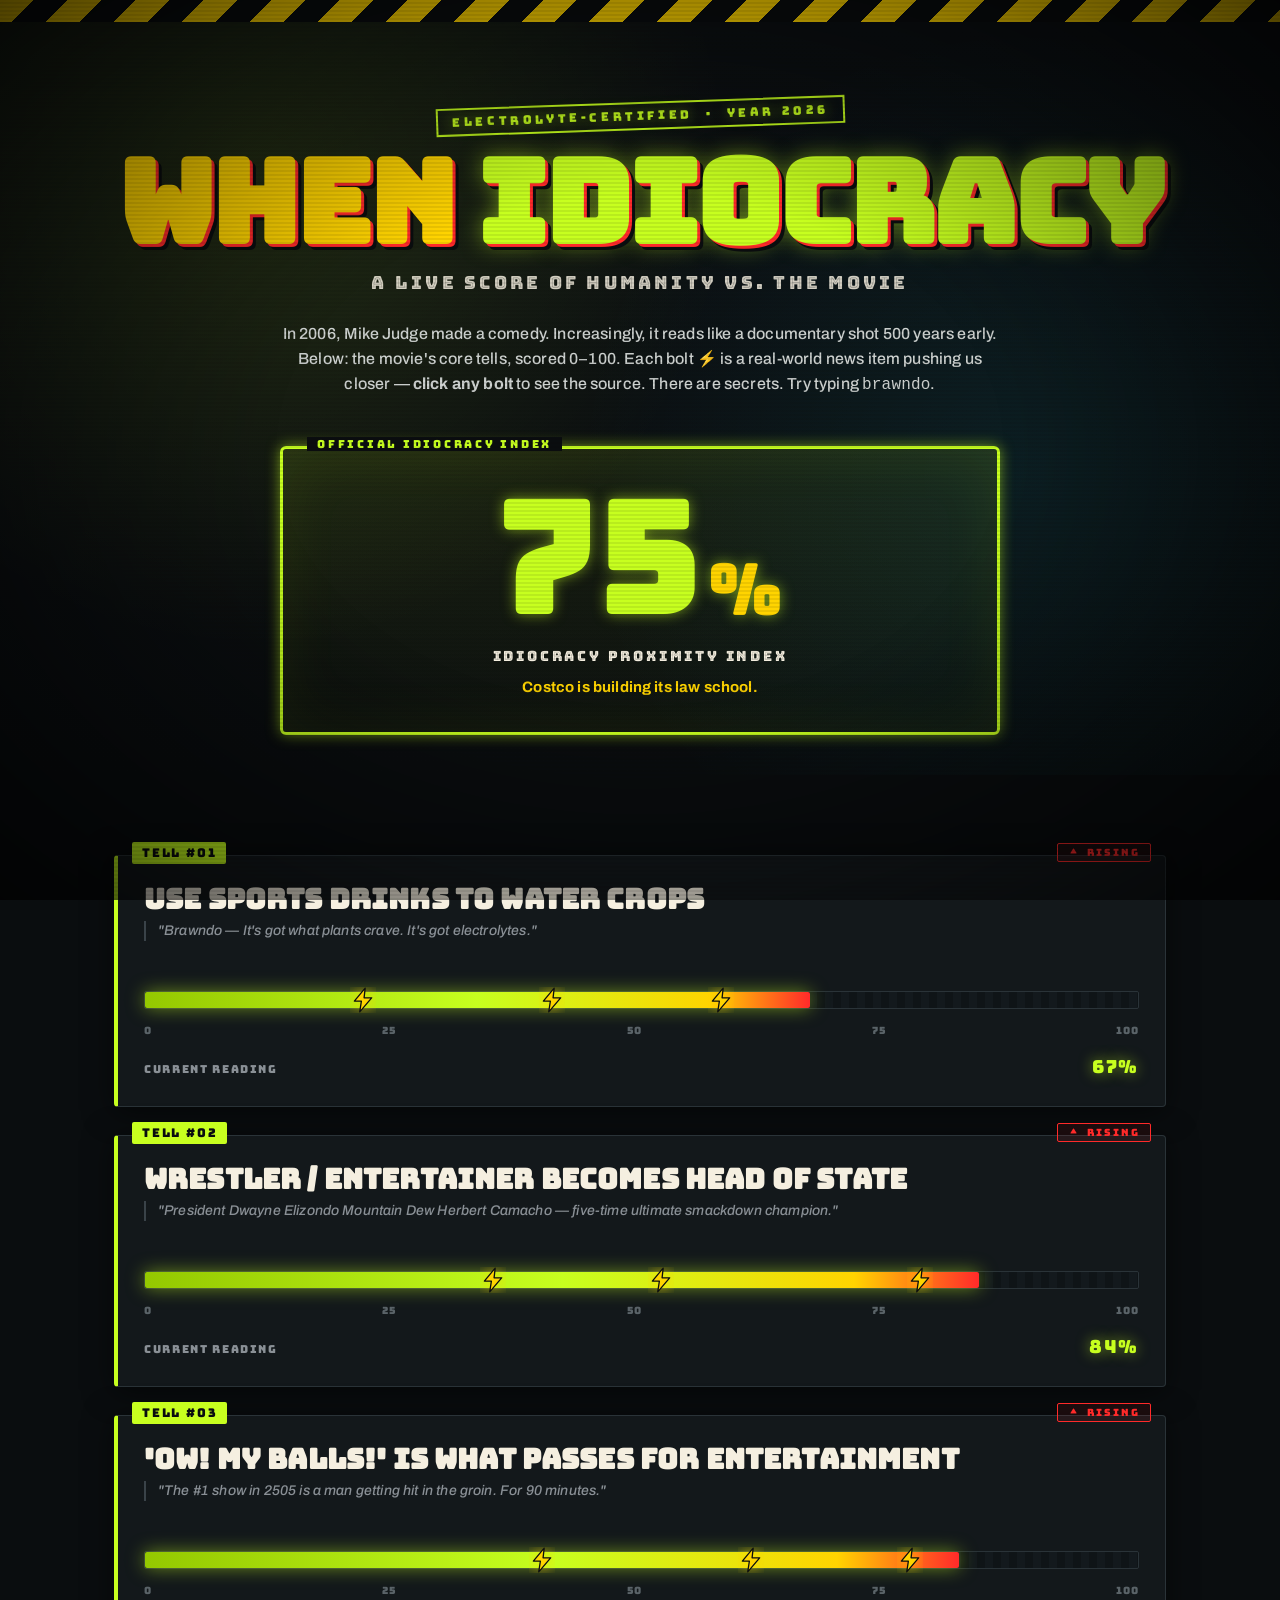
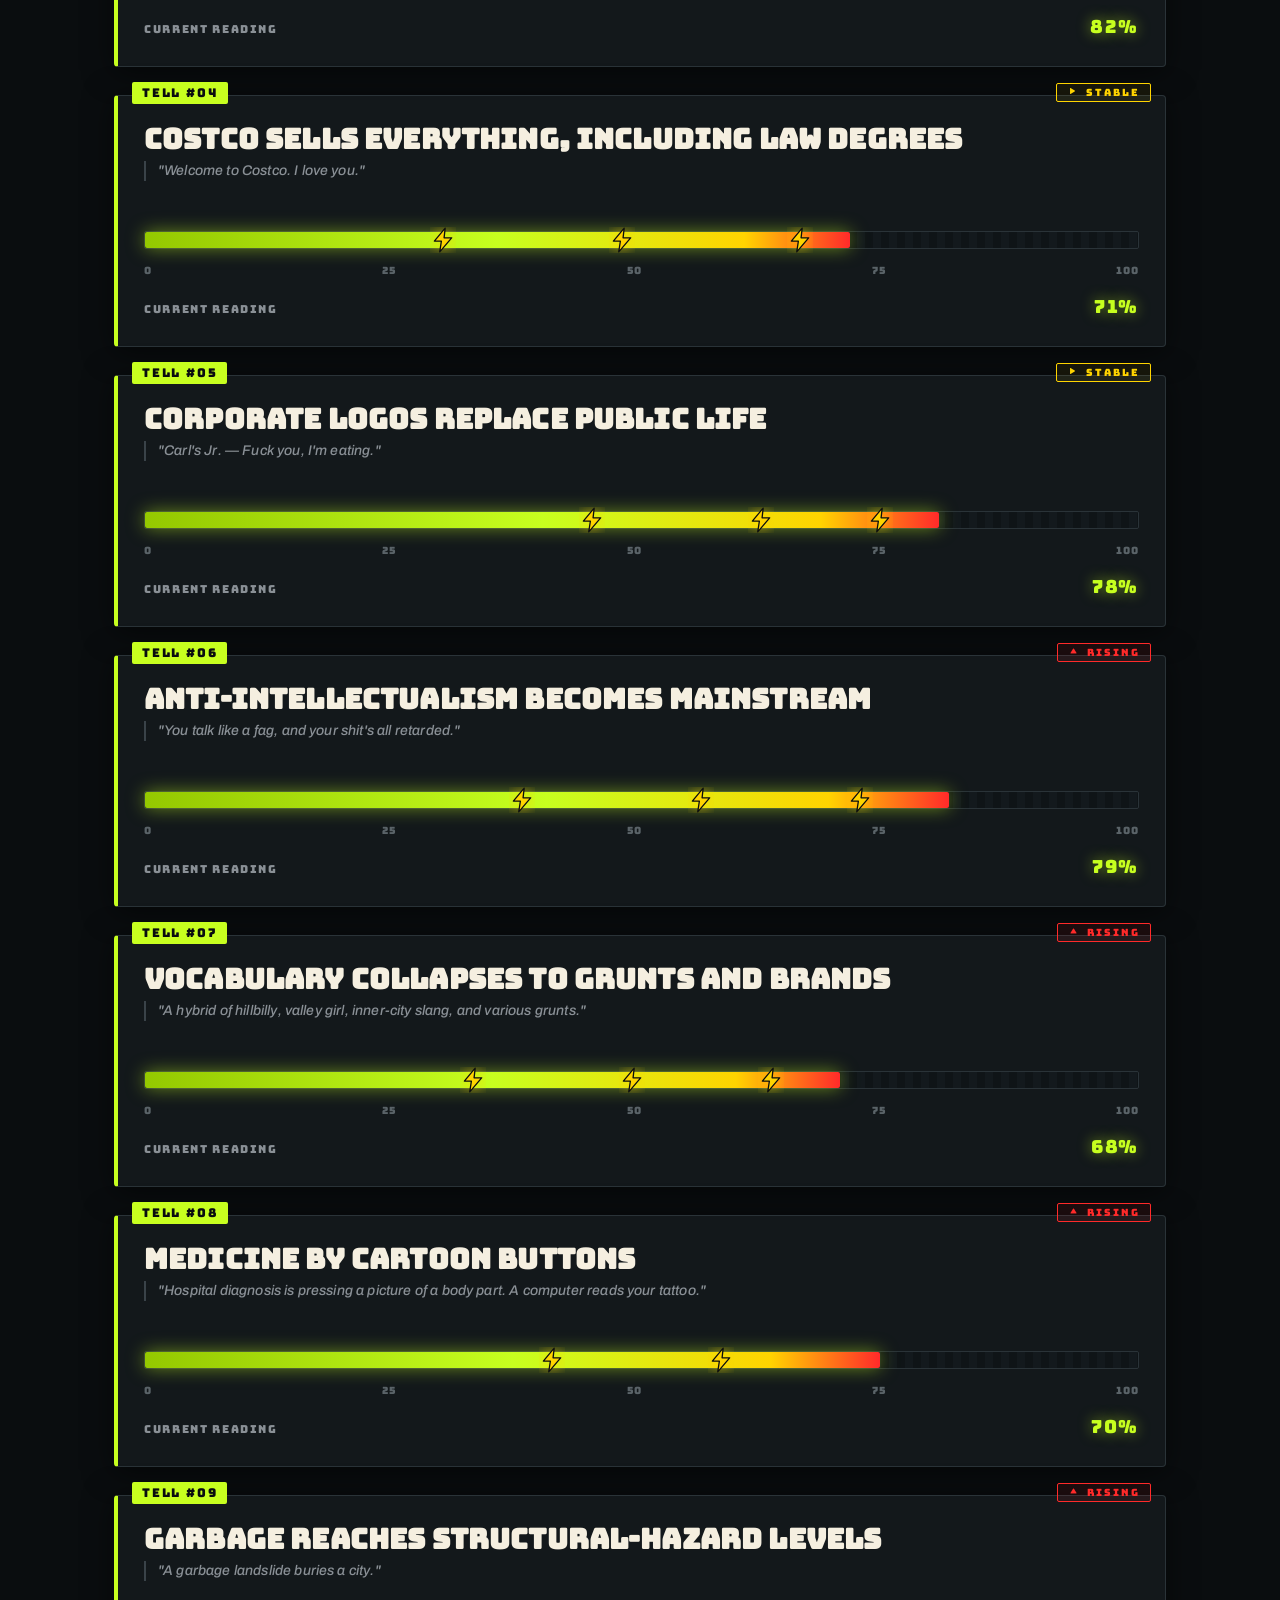
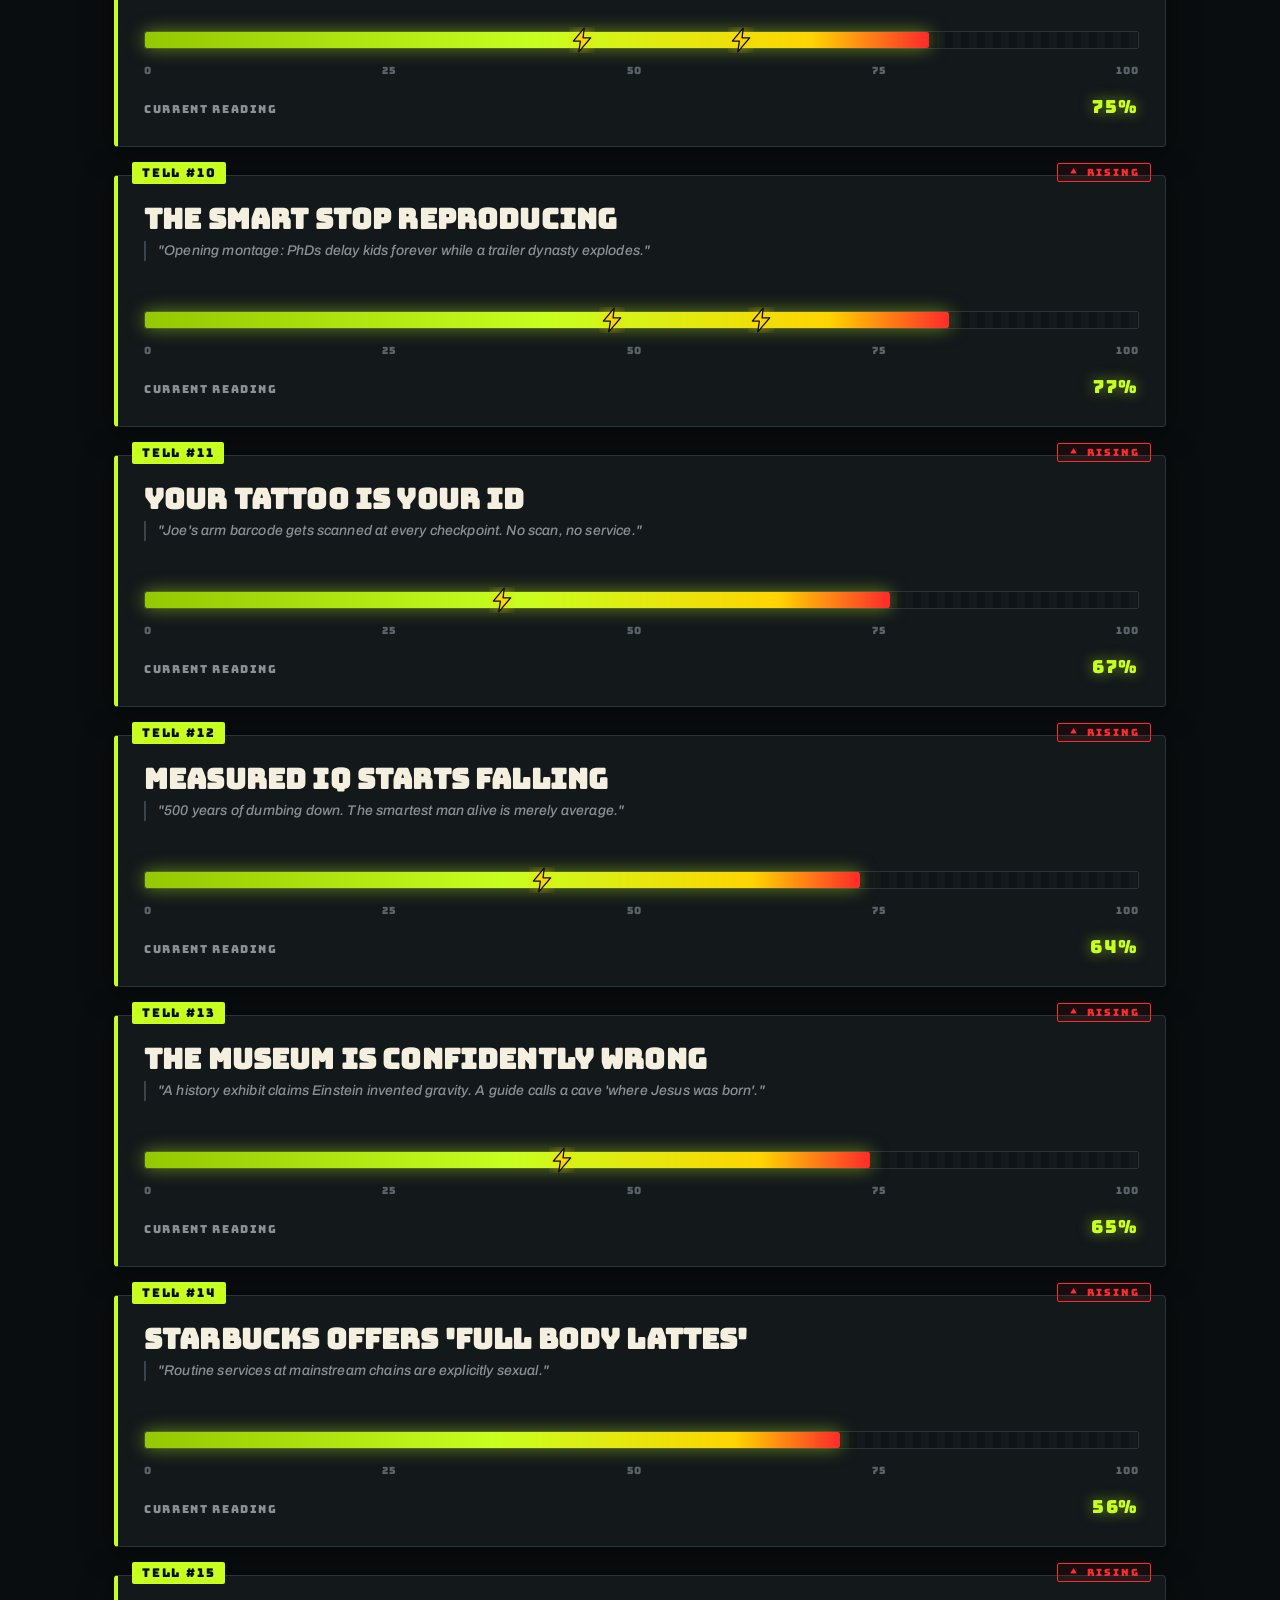
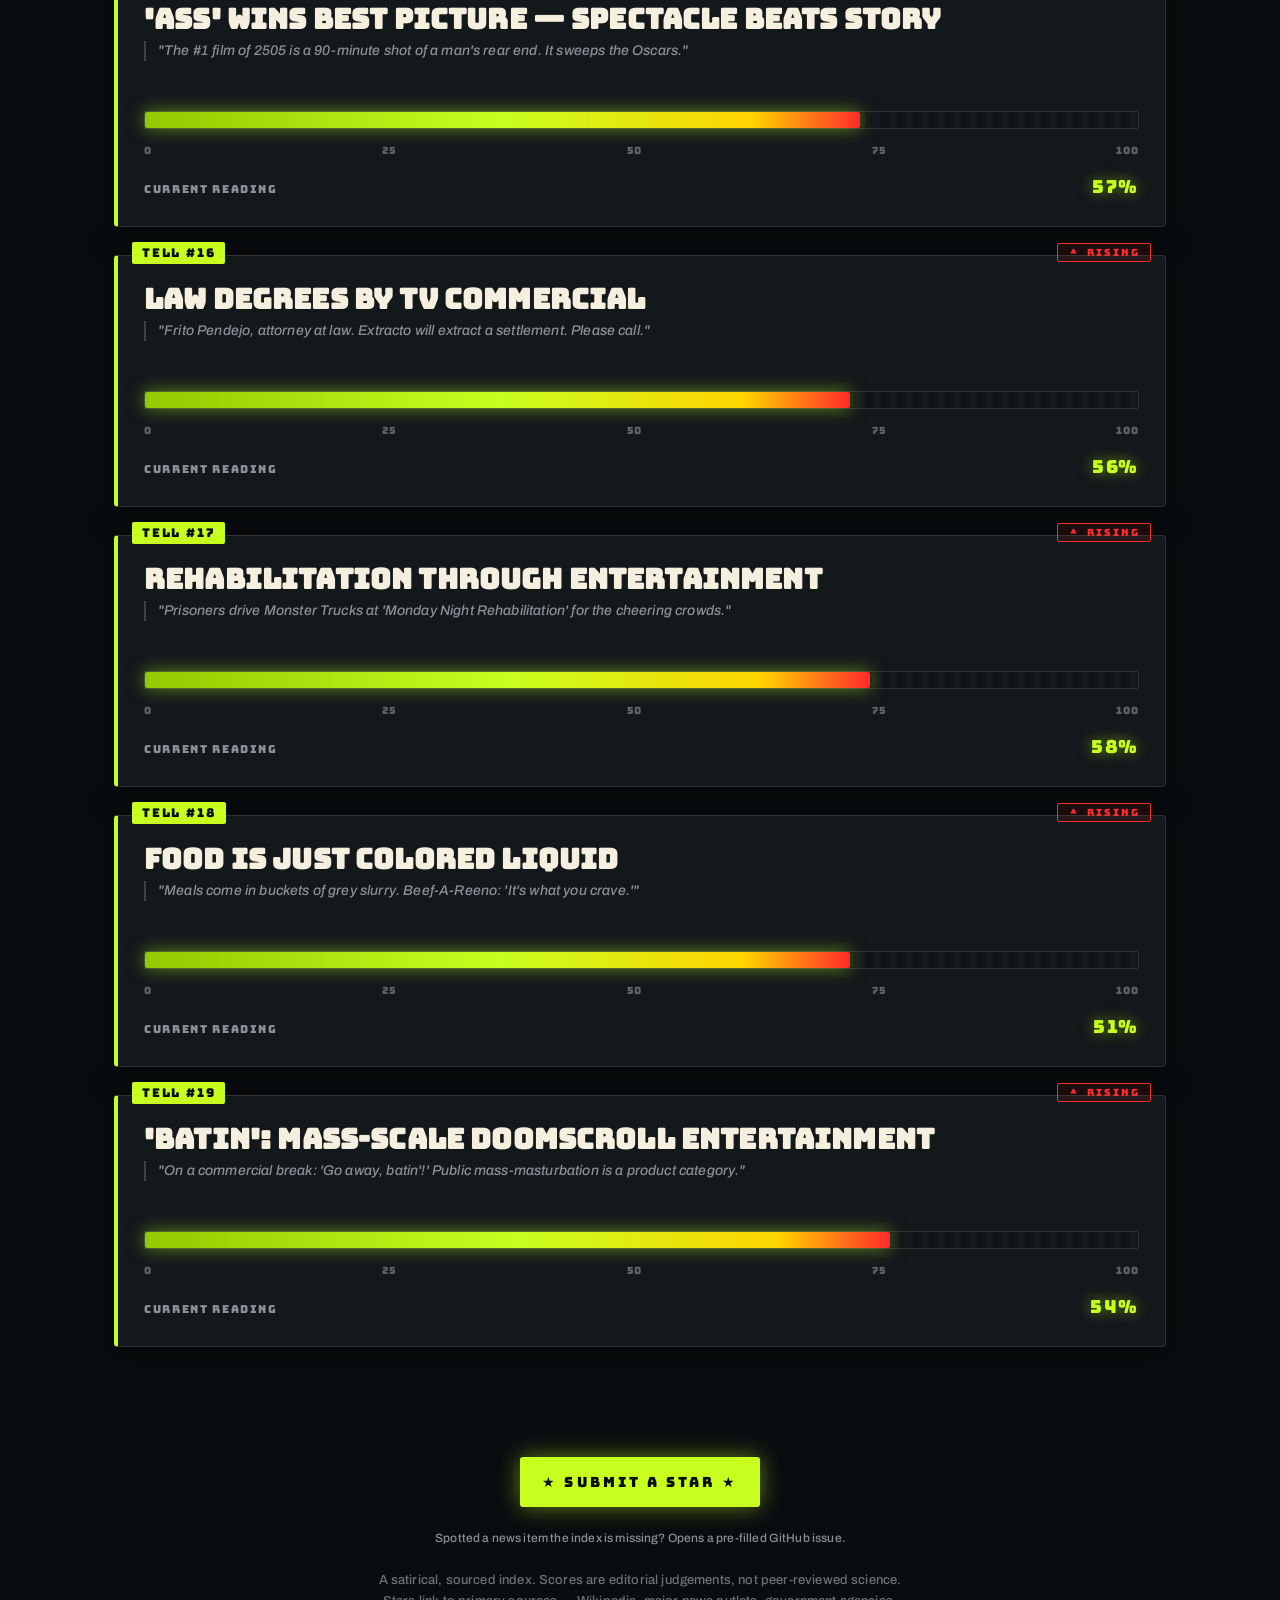
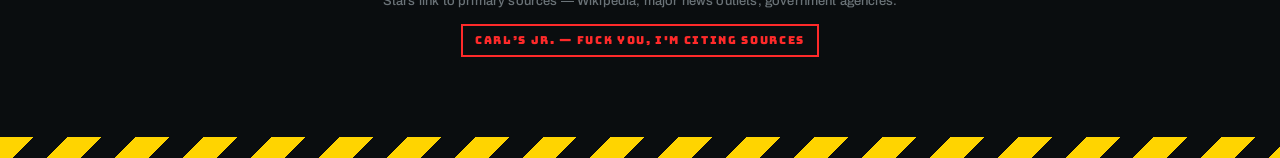
<file: index.html>
<!doctype html>
<html lang="en">
<head>
  <meta charset="utf-8">
  <meta name="viewport" content="width=device-width, initial-scale=1">
  <title>When Idiocracy — The Official Index</title>
  <meta name="description"
        content="How close is reality to the movie Idiocracy? A scored, sourced, electrolyte-enriched tracker.">

  <!-- OpenGraph / social share -->
  <meta property="og:title" content="When Idiocracy — The Official Index">
  <meta property="og:description" content="A live, sourced score of how close reality has drifted toward the movie Idiocracy.">
  <meta property="og:type" content="website">
  <meta property="og:image" content="og.png">
  <meta property="og:image:width" content="1200">
  <meta property="og:image:height" content="630">
  <meta name="twitter:card" content="summary_large_image">
  <meta name="twitter:image" content="og.png">

  <link rel="icon" type="image/svg+xml" href="favicon.svg">
  <link rel="icon" type="image/png" sizes="32x32" href="favicon.png">
  <link rel="apple-touch-icon" href="favicon.png">

  <link rel="preconnect" href="https://fonts.googleapis.com">
  <link rel="preconnect" href="https://fonts.gstatic.com" crossorigin>
  <link href="https://fonts.googleapis.com/css2?family=Archivo:wght@500;700;900&family=Archivo+Black&family=Bungee&family=Bungee+Inline&display=swap"
        rel="stylesheet">

  <link rel="stylesheet" href="styles.css">
</head>
<body>

  <div class="hazard"></div>

  <header class="hero">
    <div class="stamp">ELECTROLYTE-CERTIFIED &nbsp;·&nbsp; YEAR 2026</div>
    <h1>
      <span class="when">WHEN</span>
      <span class="idiocracy">IDIOCRACY</span>
    </h1>
    <div class="tagline">A Live Score of Humanity vs. the Movie</div>

    <p class="intro">
      In 2006, Mike Judge made a comedy. Increasingly, it reads like a documentary shot 500 years early.
      Below: the movie's core tells, scored 0–100. Each bolt ⚡ is a real-world news item pushing us closer —
      <strong>click any bolt</strong> to see the source. There are secrets. Try typing <code>brawndo</code>.
    </p>

    <div class="total">
      <div class="big"><span id="total-num">0</span><span class="pct">%</span></div>
      <div class="label">IDIOCRACY PROXIMITY INDEX</div>
      <div class="verdict" id="verdict">Calibrating the Brawndo-meter...</div>
    </div>
  </header>

  <main id="tells" class="tells">
    <!-- tells rendered by script.js -->
  </main>

  <footer>
    <div class="submit-wrap">
      <a id="submit-star" class="submit-star" href="#" target="_blank" rel="noopener noreferrer">
        &#9733; SUBMIT A STAR &#9733;
      </a>
    </div>
    <div class="submit-hint">
      Spotted a news item the index is missing? Opens a pre-filled GitHub issue.
    </div>

    A satirical, sourced index. Scores are editorial judgements, not peer-reviewed science.<br>
    Stars link to primary sources — Wikipedia, major news outlets, government agencies.<br>
    <div class="carls">CARL&rsquo;S JR. — FUCK YOU, I'M CITING SOURCES</div>
  </footer>

  <div class="hazard"></div>

  <script src="data.js"></script>
  <script src="script.js"></script>
</body>
</html>
</file>
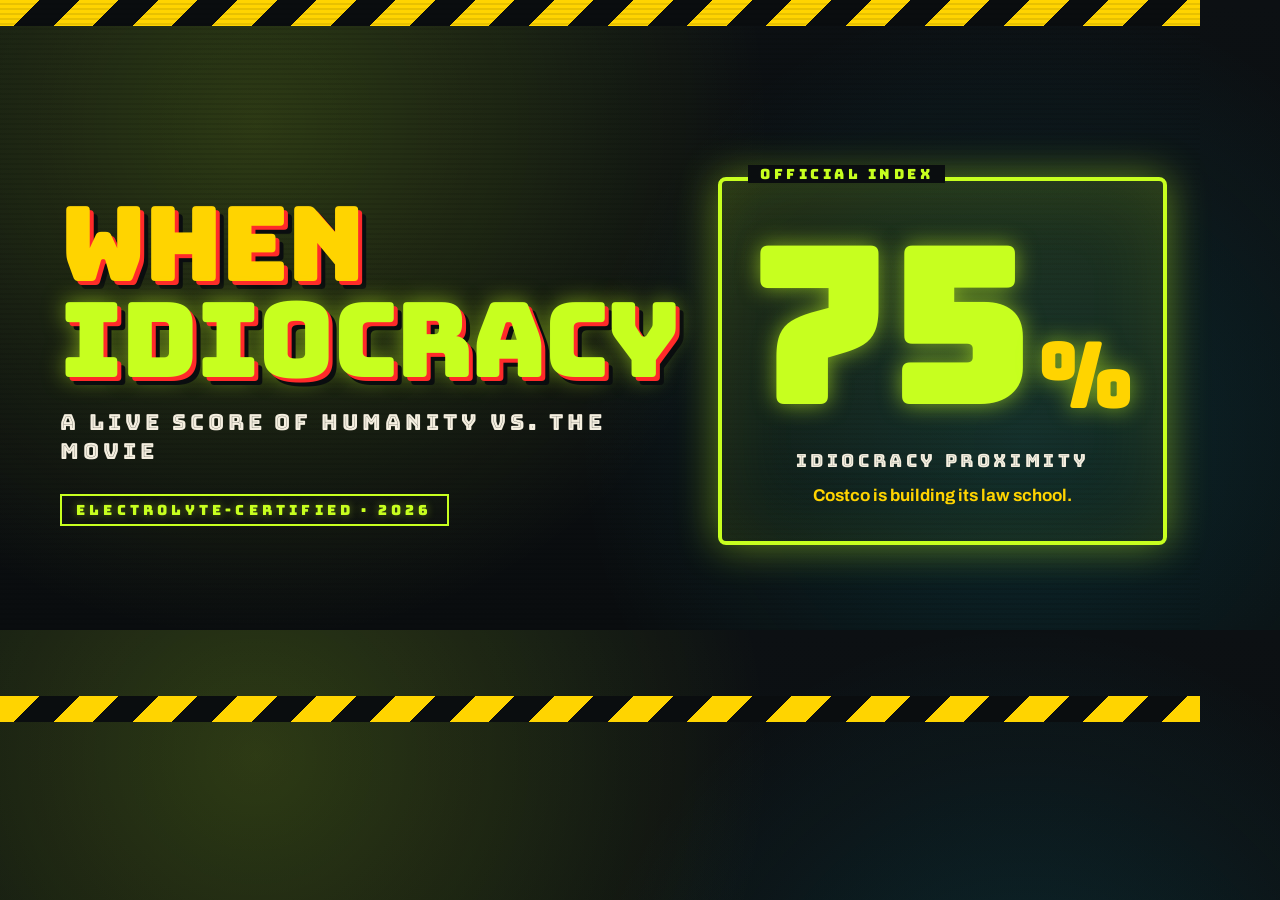
<file: og.html>
<!doctype html>
<html lang="en">
<head>
  <meta charset="utf-8">
  <title>When Idiocracy — OG card</title>
  <link href="https://fonts.googleapis.com/css2?family=Archivo:wght@500;700;900&family=Archivo+Black&family=Bungee&family=Bungee+Inline&display=swap"
        rel="stylesheet">
  <style>
    html, body { margin: 0; padding: 0; }
    body {
      width: 1200px; height: 630px; overflow: hidden;
      background:
        radial-gradient(circle at 20% 20%, rgba(199,255,31,0.18), transparent 45%),
        radial-gradient(circle at 80% 70%, rgba(25,230,255,0.12), transparent 40%),
        linear-gradient(180deg, #0c1013 0%, #0a0d0f 100%);
      font-family: 'Archivo', sans-serif;
      color: #f5efe0;
      position: relative;
    }
    /* scanlines */
    body::before {
      content: "";
      position: absolute; inset: 0;
      background: repeating-linear-gradient(to bottom,
        rgba(0,0,0,0) 0, rgba(0,0,0,0) 3px,
        rgba(0,0,0,0.18) 4px, rgba(0,0,0,0) 5px);
      pointer-events: none;
    }
    .hazard {
      height: 26px;
      background: repeating-linear-gradient(135deg,
        #ffd400 0 28px, #0a0d0f 28px 56px);
    }
    .wrap {
      position: relative;
      height: calc(630px - 52px);
      display: grid;
      grid-template-columns: 1.1fr 1fr;
      gap: 40px;
      padding: 46px 60px;
      align-items: center;
    }
    .title {
      font-family: 'Bungee', sans-serif;
      font-size: 104px;
      line-height: 0.92;
      letter-spacing: -0.02em;
      text-shadow: 4px 4px 0 #ff2a2a, 8px 8px 0 #0a0d0f;
    }
    .title .when { color: #ffd400; }
    .title .idio { color: #c7ff1f; text-shadow: 4px 4px 0 #ff2a2a, 8px 8px 0 #0a0d0f, 0 0 22px rgba(199,255,31,0.55); }

    .tagline {
      margin-top: 20px;
      font-family: 'Bungee Inline', sans-serif;
      font-size: 22px;
      letter-spacing: 0.18em;
      text-transform: uppercase;
      color: #f5efe0;
    }
    .stamp {
      display: inline-block;
      margin-top: 28px;
      padding: 5px 14px;
      border: 2px solid #c7ff1f;
      color: #c7ff1f;
      font-family: 'Bungee', sans-serif;
      font-size: 14px;
      letter-spacing: 0.3em;
      text-shadow: 0 0 8px rgba(199,255,31,0.4);
    }

    .gauge {
      border: 4px solid #c7ff1f;
      background: linear-gradient(180deg, rgba(199,255,31,0.10), rgba(199,255,31,0.02));
      border-radius: 8px;
      padding: 34px 30px 36px;
      text-align: center;
      box-shadow: 0 0 40px rgba(199,255,31,0.45),
                  inset 0 0 80px rgba(199,255,31,0.10);
      position: relative;
    }
    .gauge .cap {
      position: absolute; top: -16px; left: 26px;
      background: #0a0d0f; color: #c7ff1f;
      padding: 0 12px;
      font-family: 'Bungee', sans-serif;
      font-size: 14px;
      letter-spacing: 0.25em;
    }
    .gauge .big {
      font-family: 'Bungee', sans-serif;
      font-size: 220px;
      line-height: 1;
      color: #c7ff1f;
      text-shadow: 0 0 22px rgba(199,255,31,0.6);
      display: flex;
      align-items: flex-end;
      justify-content: center;
      gap: 6px;
    }
    .gauge .big .pct {
      font-size: 0.42em;
      color: #ffd400;
      margin-bottom: 0.15em;
    }
    .gauge .label {
      font-family: 'Bungee Inline', sans-serif;
      letter-spacing: 0.2em;
      font-size: 18px;
      margin-top: 14px;
    }
    .gauge .verdict {
      margin-top: 14px;
      color: #ffd400;
      font-weight: 700;
      font-size: 17px;
    }
  </style>
</head>
<body>
  <div class="hazard"></div>
  <main class="wrap">
    <section>
      <div class="title">
        <div><span class="when">WHEN</span></div>
        <div><span class="idio">IDIOCRACY</span></div>
      </div>
      <div class="tagline">A LIVE SCORE OF HUMANITY VS. THE MOVIE</div>
      <div class="stamp">ELECTROLYTE-CERTIFIED · 2026</div>
    </section>
    <section class="gauge">
      <span class="cap">OFFICIAL INDEX</span>
      <div class="big"><span id="score">--</span><span class="pct">%</span></div>
      <div class="label">IDIOCRACY PROXIMITY</div>
      <div class="verdict" id="verdict">—</div>
    </section>
  </main>
  <div class="hazard"></div>

  <script src="data.js"></script>
  <script>
    function scoreFor(t) { return Math.max(...t.stars.map(s => s.pct)); }
    function verdictFor(total) {
      if (total < 20) return "Optimistic. Maybe we make it.";
      if (total < 40) return "Warming up. Keep an eye on things.";
      if (total < 60) return "We are past the opening montage.";
      if (total < 75) return "Brawndo is being considered for agriculture.";
      if (total < 90) return "Costco is building its law school.";
      return "Welcome to Costco. I love you.";
    }
    const total = Math.round(TELLS.reduce((s,t)=>s+scoreFor(t),0) / TELLS.length);
    document.getElementById('score').textContent = total;
    document.getElementById('verdict').textContent = verdictFor(total);
    document.title = "When Idiocracy — " + total + "%";
    // Let the preview script know we're ready to screenshot.
    document.body.dataset.ready = "1";
  </script>
</body>
</html>
</file>
<file: styles.css>
/* ============================================================
   WHEN IDIOCRACY — Brawndo-flavoured dystopian stylesheet
   ============================================================ */

:root {
  --brawndo: #c7ff1f;       /* electrolyte green */
  --brawndo-deep: #94c800;
  --hazard: #ffd400;        /* warning yellow */
  --electric: #19e6ff;      /* TV-blue */
  --blood: #ff2a2a;         /* Carl's Jr. red */
  --ink: #0a0d0f;           /* tarmac */
  --ink-2: #13181b;
  --ash: #1f272b;
  --bone: #f5efe0;          /* newsprint */
  --glow: 0 0 14px rgba(199, 255, 31, 0.55);
}

* { box-sizing: border-box; margin: 0; padding: 0; }

html, body {
  background: var(--ink);
  color: var(--bone);
  font-family: 'Archivo', 'Helvetica Neue', Arial, sans-serif;
  font-weight: 500;
  letter-spacing: 0.01em;
  overflow-x: hidden;
}

/* Scanline crust over the whole page — makes it feel like a CRT feed */
body::before {
  content: "";
  position: fixed; inset: 0;
  background: repeating-linear-gradient(
    to bottom,
    rgba(0,0,0,0) 0px,
    rgba(0,0,0,0) 2px,
    rgba(0,0,0,0.15) 3px,
    rgba(0,0,0,0) 4px
  );
  pointer-events: none;
  z-index: 9999;
  mix-blend-mode: multiply;
}

/* Vignette */
body::after {
  content: "";
  position: fixed; inset: 0;
  background: radial-gradient(ellipse at center, rgba(0,0,0,0) 40%, rgba(0,0,0,0.7) 100%);
  pointer-events: none;
  z-index: 9998;
}

a { color: var(--electric); text-decoration: none; }
a:hover { color: var(--brawndo); }

/* ============================================================
   HAZARD STRIPES (top + bottom)
   ============================================================ */
.hazard {
  height: 22px;
  background: repeating-linear-gradient(
    135deg,
    var(--hazard) 0 24px,
    var(--ink) 24px 48px
  );
  position: relative;
  z-index: 2;
}

/* ============================================================
   HEADER
   ============================================================ */
.hero {
  position: relative;
  padding: 80px 24px 40px;
  text-align: center;
  background:
    radial-gradient(circle at 20% 20%, rgba(199,255,31,0.12), transparent 40%),
    radial-gradient(circle at 80% 60%, rgba(25,230,255,0.08), transparent 40%),
    linear-gradient(180deg, #0c1013 0%, #0a0d0f 100%);
  overflow: hidden;
}

.hero .stamp {
  display: inline-block;
  padding: 4px 14px;
  border: 2px solid var(--brawndo);
  color: var(--brawndo);
  font-family: 'Bungee', 'Archivo Black', sans-serif;
  font-size: 12px;
  letter-spacing: 0.3em;
  transform: rotate(-2deg);
  margin-bottom: 18px;
  text-shadow: var(--glow);
}

.hero h1 {
  font-family: 'Bungee', 'Archivo Black', sans-serif;
  font-size: clamp(48px, 9vw, 120px);
  line-height: 0.95;
  letter-spacing: -0.02em;
  color: var(--bone);
  text-shadow:
    3px 3px 0 var(--blood),
    6px 6px 0 var(--ink);
}
.hero h1 .when { color: var(--hazard); }
.hero h1 .idiocracy {
  color: var(--brawndo);
  text-shadow:
    3px 3px 0 var(--blood),
    6px 6px 0 var(--ink),
    0 0 22px rgba(199,255,31,0.5);
}

.hero .tagline {
  margin-top: 14px;
  font-family: 'Bungee Inline', 'Archivo Black', sans-serif;
  color: var(--bone);
  font-size: clamp(13px, 1.6vw, 18px);
  letter-spacing: 0.18em;
  text-transform: uppercase;
  opacity: 0.85;
}

.hero .intro {
  max-width: 720px;
  margin: 28px auto 0;
  font-size: 16px;
  line-height: 1.55;
  color: #cfd3d1;
}

/* ============================================================
   TOTAL SCORE — giant gauge
   ============================================================ */
.total {
  margin: 48px auto 0;
  max-width: 720px;
  padding: 28px 28px 32px;
  border: 3px solid var(--brawndo);
  background: linear-gradient(180deg, rgba(199,255,31,0.08), rgba(199,255,31,0.02));
  border-radius: 6px;
  position: relative;
  box-shadow: var(--glow), inset 0 0 60px rgba(199,255,31,0.08);
}
.total::before {
  content: "OFFICIAL IDIOCRACY INDEX";
  position: absolute;
  top: -12px; left: 24px;
  background: var(--ink);
  color: var(--brawndo);
  padding: 0 10px;
  font-family: 'Bungee', sans-serif;
  font-size: 11px;
  letter-spacing: 0.25em;
}
.total .big {
  font-family: 'Bungee', 'Archivo Black', sans-serif;
  font-size: clamp(72px, 14vw, 160px);
  line-height: 1;
  color: var(--brawndo);
  text-shadow: var(--glow);
  display: flex;
  align-items: flex-end;
  justify-content: center;
  gap: 6px;
}
.total .big .pct {
  font-size: 0.45em;
  color: var(--hazard);
  margin-bottom: 0.15em;
}
.total .label {
  text-align: center;
  margin-top: 10px;
  font-family: 'Bungee Inline', 'Archivo Black', sans-serif;
  letter-spacing: 0.2em;
  font-size: 14px;
  color: var(--bone);
}
.total .verdict {
  text-align: center;
  margin-top: 14px;
  color: var(--hazard);
  font-weight: 700;
  font-size: 15px;
  min-height: 1.4em;
}

/* ============================================================
   TELLS
   ============================================================ */
.tells {
  max-width: 1100px;
  margin: 80px auto 40px;
  padding: 0 24px;
  display: grid;
  gap: 28px;
}

.tell {
  position: relative;
  padding: 22px 26px 28px;
  background: var(--ink-2);
  border: 1px solid #2a3338;
  border-left: 4px solid var(--brawndo);
  border-radius: 4px;
  box-shadow: 0 4px 30px rgba(0,0,0,0.5);
}

.tell-head {
  position: absolute;
  top: -14px; left: 14px; right: 14px;
  display: flex;
  align-items: center;
  gap: 10px;
  pointer-events: none;
}
.tell-head > * { pointer-events: auto; }
.tell .idx {
  background: var(--brawndo);
  color: var(--ink);
  font-family: 'Bungee', sans-serif;
  font-size: 12px;
  letter-spacing: 0.15em;
  padding: 3px 10px;
  border-radius: 2px;
}

.trend {
  margin-left: auto;
  display: inline-flex;
  align-items: center;
  gap: 6px;
  padding: 3px 10px;
  border-radius: 2px;
  font-family: 'Bungee', sans-serif;
  font-size: 10px;
  letter-spacing: 0.2em;
  line-height: 1;
  border: 1px solid;
}
.trend .g { font-size: 11px; transform: translateY(-1px); }

.trend-rising {
  color: var(--blood);
  border-color: var(--blood);
  background: rgba(255, 42, 42, 0.08);
}
.trend-rising .g { animation: nudgeUp 1.6s ease-in-out infinite; }

.trend-stable {
  color: var(--hazard);
  border-color: var(--hazard);
  background: rgba(255, 212, 0, 0.06);
}

.trend-easing {
  color: var(--brawndo);
  border-color: var(--brawndo);
  background: rgba(199, 255, 31, 0.08);
}
.trend-easing .g { animation: nudgeDown 1.6s ease-in-out infinite; }

@keyframes nudgeUp {
  0%, 100% { transform: translateY(-1px); }
  50%      { transform: translateY(-4px); }
}
@keyframes nudgeDown {
  0%, 100% { transform: translateY(-1px); }
  50%      { transform: translateY(2px); }
}

.tell h2 {
  font-family: 'Bungee', 'Archivo Black', sans-serif;
  color: var(--bone);
  font-size: clamp(20px, 2.6vw, 28px);
  line-height: 1.05;
  text-transform: uppercase;
  margin-top: 6px;
}

.tell .quote {
  margin-top: 8px;
  color: #8a9096;
  font-style: italic;
  font-size: 14px;
  line-height: 1.4;
  border-left: 2px solid #3a4349;
  padding-left: 12px;
}

/* --- progress bar --- */
.bar-wrap {
  margin-top: 22px;
  position: relative;
  padding: 28px 0 40px; /* room for label + scale */
}

.bar {
  position: relative;
  height: 18px;
  background: repeating-linear-gradient(
    90deg,
    #0f1417 0 8px,
    #13191d 8px 16px
  );
  border: 1px solid #2a3338;
  border-radius: 2px;
  overflow: visible;
}

.bar .fill {
  position: absolute;
  top: 0; left: 0; bottom: 0;
  width: 0%;
  background: linear-gradient(90deg,
    var(--brawndo-deep) 0%,
    var(--brawndo) 50%,
    var(--hazard) 85%,
    var(--blood) 100%);
  box-shadow: 0 0 18px rgba(199,255,31,0.5);
  transition: width 2s cubic-bezier(.2,.9,.25,1);
  border-radius: 2px;
}

.bar-wrap .scale {
  position: absolute;
  left: 0; right: 0;
  bottom: 12px;
  display: flex;
  justify-content: space-between;
  font-family: 'Bungee', sans-serif;
  font-size: 10px;
  letter-spacing: 0.1em;
  color: #5a6368;
  pointer-events: none;
}

/* --- stars (buttons) --- */
.star {
  position: absolute;
  top: 50%;
  transform: translate(-50%, -50%) scale(0);
  width: 30px;
  height: 30px;
  display: grid;
  place-items: center;
  cursor: pointer;
  opacity: 0;
  transition: transform .4s cubic-bezier(.5,1.8,.5,1), opacity .3s, filter .2s;
  z-index: 2;
  /* button reset */
  background: transparent;
  border: 0;
  padding: 0;
  color: inherit;
  font: inherit;
}
.star.lit { opacity: 1; transform: translate(-50%, -50%) scale(1); }
.star:hover,
.star:focus-visible {
  transform: translate(-50%, -50%) scale(1.4);
  outline: none;
}
.star:focus-visible svg path {
  filter: drop-shadow(0 0 10px rgba(199,255,31,1));
  stroke: var(--brawndo);
  stroke-width: 1.5;
}
.star[aria-expanded="true"] {
  transform: translate(-50%, -50%) scale(1.55);
}
.star[aria-expanded="true"] svg path {
  fill: var(--brawndo);
  stroke: var(--ink);
  filter: drop-shadow(0 0 12px rgba(199,255,31,0.95));
}

.star svg { width: 26px; height: 26px; display: block; pointer-events: none; }
.star svg path {
  fill: var(--hazard);
  stroke: var(--ink);
  stroke-width: 1.2;
  stroke-linejoin: round;
  filter: drop-shadow(0 0 7px rgba(255,212,0,0.95));
  transition: fill .15s;
}
/* idle shimmer — one bolt at a time flickers every 8s */
@keyframes bolt-flicker {
  0%, 92%, 100% { filter: drop-shadow(0 0 7px rgba(255,212,0,0.95)); }
  94% { filter: drop-shadow(0 0 14px rgba(199,255,31,1)); fill: var(--brawndo); }
  96% { filter: drop-shadow(0 0 4px rgba(255,212,0,0.4)); }
}
.star.lit svg path { animation: bolt-flicker 8s ease-in-out infinite; }

/* --- inline detail panel --- */
.detail {
  margin-top: 18px;
  overflow: hidden;
  max-height: 0;
  opacity: 0;
  transition: max-height .35s ease, opacity .25s ease, margin-top .2s ease;
}
.detail[hidden] { display: none; }
.detail.open {
  max-height: 320px;
  opacity: 1;
}
.detail-inner {
  background: var(--bone);
  color: var(--ink);
  padding: 14px 16px 16px;
  border-radius: 3px;
  border-left: 4px solid var(--brawndo);
  box-shadow: 0 14px 30px rgba(0,0,0,0.5);
  position: relative;
}
.detail-inner::before {
  content: "";
  position: absolute;
  top: -8px;
  left: 22px;
  width: 14px; height: 14px;
  background: var(--bone);
  transform: rotate(45deg);
  border-left: 4px solid var(--brawndo);
  border-top: 4px solid var(--brawndo);
}
.detail-head {
  display: flex;
  align-items: center;
  gap: 10px;
  margin-bottom: 8px;
  flex-wrap: wrap;
}
.detail-head .src {
  background: var(--blood);
  color: var(--bone);
  font-family: 'Bungee', sans-serif;
  font-size: 10px;
  letter-spacing: 0.18em;
  padding: 3px 8px;
  border-radius: 2px;
}
.detail-head .date {
  font-family: 'Archivo', sans-serif;
  font-weight: 700;
  font-size: 12px;
  letter-spacing: 0.1em;
  text-transform: uppercase;
  color: #555;
}
.detail-head .pct {
  margin-left: auto;
  font-family: 'Bungee', sans-serif;
  font-size: 11px;
  color: var(--brawndo-deep);
  letter-spacing: 0.15em;
}
.detail .t {
  font-family: 'Archivo', sans-serif;
  font-weight: 700;
  font-size: 16px;
  line-height: 1.35;
  color: var(--ink);
  margin-bottom: 12px;
}
.detail .read {
  display: inline-block;
  background: var(--ink);
  color: var(--brawndo);
  font-family: 'Bungee', sans-serif;
  font-size: 11px;
  letter-spacing: 0.2em;
  padding: 8px 14px;
  border-radius: 2px;
  text-decoration: none;
  transition: background .15s, color .15s, transform .15s;
}
.detail .read:hover,
.detail .read:focus-visible {
  background: var(--brawndo);
  color: var(--ink);
  outline: none;
  transform: translateY(-1px);
}

/* --- tell footer --- */
.tell-foot {
  display: flex;
  justify-content: space-between;
  align-items: baseline;
  margin-top: 6px;
  font-family: 'Bungee', sans-serif;
  font-size: 11px;
  letter-spacing: 0.15em;
  color: #8a9096;
}
.tell-foot .score {
  color: var(--brawndo);
  font-size: 18px;
  text-shadow: var(--glow);
}

/* ============================================================
   FOOTER
   ============================================================ */
footer {
  margin-top: 60px;
  padding: 40px 24px 80px;
  text-align: center;
  font-size: 13px;
  color: #6b7378;
  line-height: 1.6;
}

.submit-wrap {
  margin: 10px 0 28px;
}
.submit-star {
  display: inline-block;
  background: var(--brawndo);
  color: var(--ink);
  font-family: 'Bungee', sans-serif;
  font-size: 14px;
  letter-spacing: 0.22em;
  padding: 14px 22px;
  border-radius: 3px;
  text-decoration: none;
  box-shadow: 0 0 22px rgba(199,255,31,0.45);
  transition: transform .15s ease, box-shadow .15s ease, background .15s;
}
.submit-star:hover,
.submit-star:focus-visible {
  transform: translateY(-2px);
  background: var(--hazard);
  color: var(--ink);
  box-shadow: 0 0 28px rgba(255,212,0,0.7);
  outline: none;
}
.submit-hint {
  font-size: 12px;
  color: #8a9096;
  margin-top: -6px;
  margin-bottom: 22px;
}

footer .carls {
  display: inline-block;
  margin-top: 12px;
  padding: 6px 12px;
  border: 2px solid var(--blood);
  color: var(--blood);
  font-family: 'Bungee', sans-serif;
  letter-spacing: 0.15em;
  font-size: 11px;
}

/* ============================================================
   ANIMATIONS
   ============================================================ */
@keyframes flicker {
  0%, 96%, 100% { opacity: 1; }
  97% { opacity: 0.4; }
  98% { opacity: 1; }
  99% { opacity: 0.6; }
}
.hero h1 .idiocracy { animation: flicker 6s infinite; }

@keyframes pulse {
  0%, 100% { box-shadow: var(--glow), inset 0 0 60px rgba(199,255,31,0.08); }
  50%      { box-shadow: 0 0 28px rgba(199,255,31,0.9), inset 0 0 80px rgba(199,255,31,0.15); }
}
.total { animation: pulse 3.5s ease-in-out infinite; }

/* Small screens */
@media (max-width: 640px) {
  .hero { padding-top: 54px; }
  .star .card { width: 200px; }
  .tells { margin-top: 48px; }
}

/* ============================================================
   EASTER EGGS — toast, Brawndo rain, Not-Sure mode
   ============================================================ */
.toast {
  position: fixed;
  left: 50%; top: 80px;
  transform: translate(-50%, -20px) scale(0.95);
  background: var(--ink);
  color: var(--brawndo);
  border: 3px solid var(--brawndo);
  padding: 14px 22px;
  font-family: 'Bungee', sans-serif;
  letter-spacing: 0.24em;
  font-size: 18px;
  border-radius: 4px;
  box-shadow: 0 0 32px rgba(199,255,31,0.7);
  opacity: 0;
  pointer-events: none;
  z-index: 10000;
  transition: transform .35s cubic-bezier(.2,1.3,.4,1), opacity .25s;
}
.toast.on {
  transform: translate(-50%, 0) scale(1);
  opacity: 1;
  animation: toast-flicker 0.5s linear infinite;
}
@keyframes toast-flicker {
  0%,100% { text-shadow: 0 0 4px var(--brawndo); }
  50% { text-shadow: 0 0 12px var(--brawndo), 0 0 2px #fff; }
}

.rain {
  position: fixed; inset: 0;
  pointer-events: none;
  z-index: 9996;
}
.rain .drop {
  position: absolute;
  top: -40px;
  width: 24px;
  animation: drop-fall 2s linear forwards;
  filter: drop-shadow(0 0 6px rgba(199,255,31,0.55));
}
.rain .drop svg { width: 100%; height: auto; display: block; }
@keyframes drop-fall {
  0%   { top: -40px;  opacity: 0; }
  10%  { opacity: 1; }
  100% { top: 110vh; opacity: 1; }
}

body.brawndo-mode .hero h1 .idiocracy { animation: flicker 0.6s infinite; }

/* Not-Sure mode — everything gets interrogative, gauge becomes slightly ambivalent. */
body.not-sure .total .big::after {
  content: "?";
  font-size: 0.7em;
  color: var(--blood);
  margin-left: 10px;
  animation: wobble 1.1s ease-in-out infinite;
}
body.not-sure .tell-foot .score::after {
  content: " ish";
  color: var(--blood);
  font-size: 10px;
}
body.not-sure .total .label::after { content: " ...i think"; color: var(--blood); }
@keyframes wobble {
  0%,100% { transform: rotate(-6deg); }
  50%     { transform: rotate(8deg); }
}

.verdict.blip { animation: blip 0.4s ease-in-out; }
@keyframes blip {
  0%   { opacity: 0.2; transform: translateY(-2px); }
  100% { opacity: 1;   transform: translateY(0); }
}
</file>
